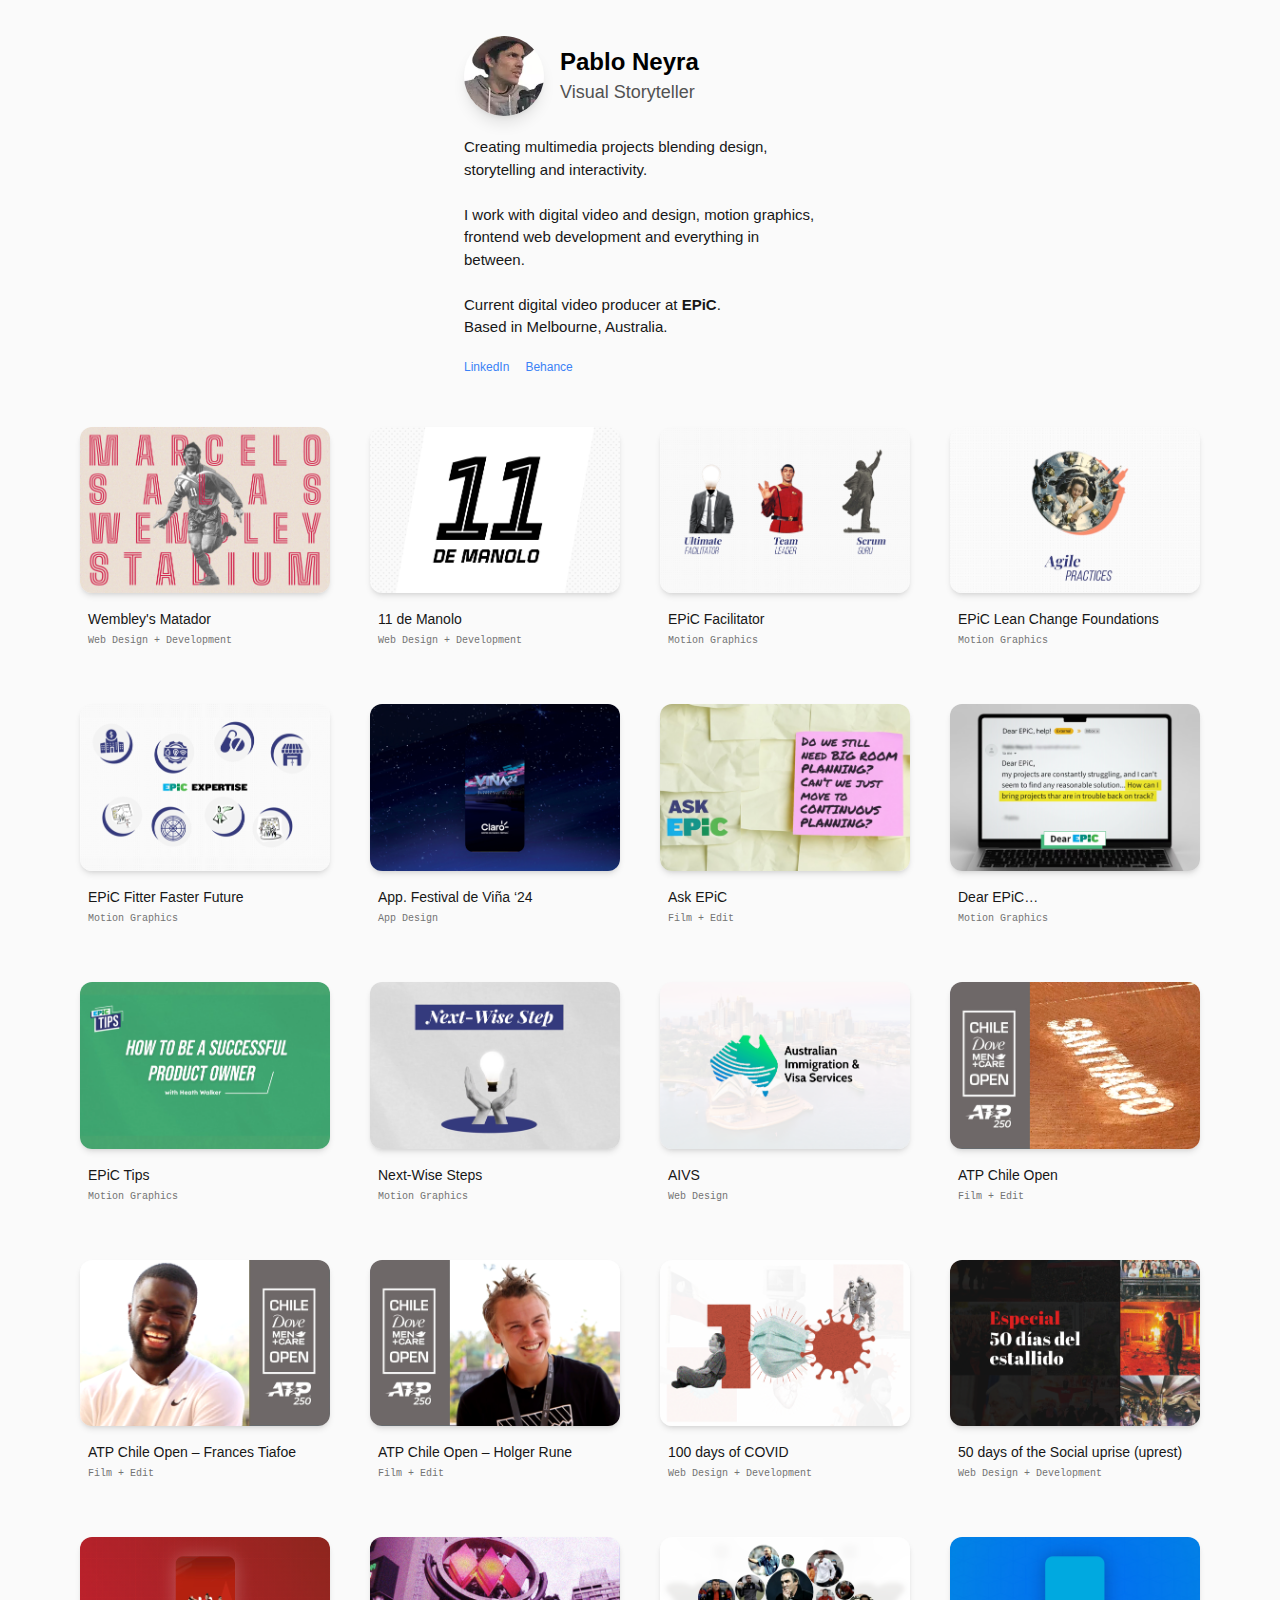
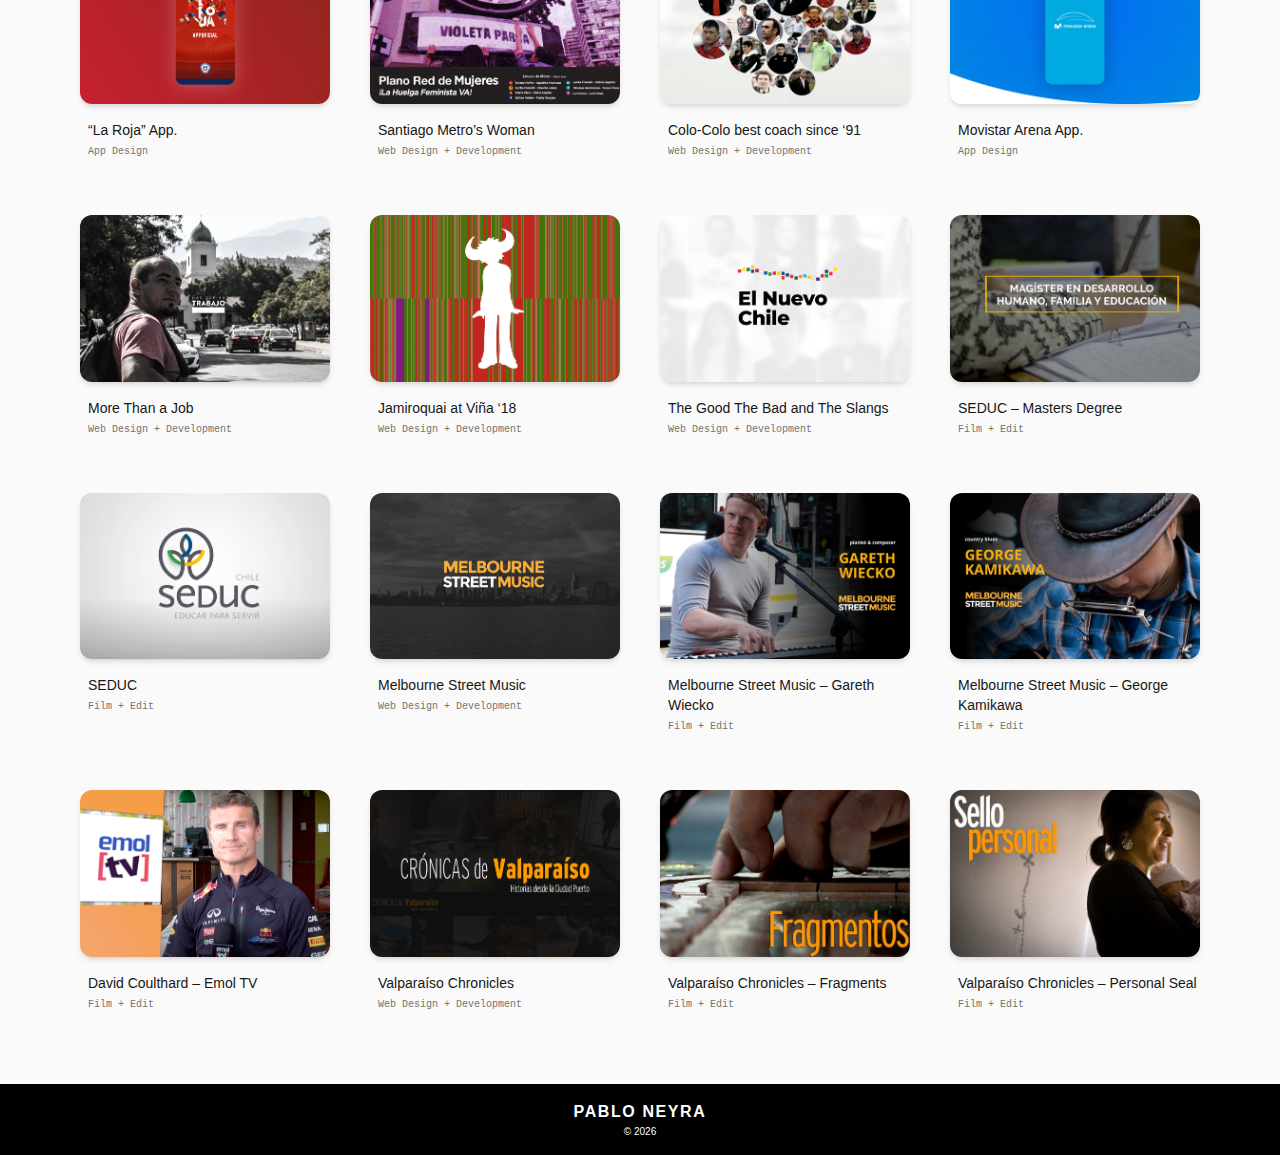
<file: index.html>
<!DOCTYPE html>
<html lang="en">
<head>
  <!-- Google tag (gtag.js) -->
    <script async src="https://www.googletagmanager.com/gtag/js?id=G-M5JWCFSFCF"></script>
    <script>
      window.dataLayer = window.dataLayer || [];
      function gtag() {
        dataLayer.push(arguments);
      }
      gtag("js", new Date());

      gtag("config", "G-M5JWCFSFCF");
    </script>

    <meta charset="UTF-8">
    <meta name="viewport" content="width=device-width, initial-scale=1.0"> 
    <meta name="author" content="Pablo Neyra" />
    <meta name="description" property="og:description" content="Visual Storyteller (Multimedia Producer too...)" />
    <meta property="og:title" content="Pablo Neyra" />
    <meta property="og:image" content="https://pab-ns.github.io/hello/img/meta-img.jpg" />
    <meta property="og:url" content="https://pab-ns.github.io/hello/" />
    <meta name="twitter:card" content="summary" />
    <meta property="og:site_name" content="Pablo Neyra" />
    <link rel="apple-touch-icon" sizes="180x180" href="https://pab-ns.github.io/hello/img/favicon_io/apple-touch-icon.png"/>
    <link rel="icon" type="image/png" sizes="32x32" href="https://pab-ns.github.io/hello/img/favicon_io/favicon-32x32.png"/>
    <link rel="icon" type="image/png" sizes="16x16" href="https://pab-ns.github.io/hello/img/favicon_io/favicon-16x16.png"/>
    <link rel="preconnect" href="https://fonts.googleapis.com">
    <link rel="preconnect" href="https://fonts.gstatic.com" crossorigin>
    <link href="https://fonts.googleapis.com/css2?family=IBM+Plex+Sans&display=swap" rel="stylesheet">
    <link rel="stylesheet" href="style.css">
    <title>Pablo Neyra – Visual Storyteller</title>
</head>
<body class="bg-neutral-50">
  <section class="container max-w-sm mx-auto">
    <div class="mx-auto mt-5">
      <div class="p-4">
          <div class="flex items-center gap-4">
              <img class="w-24 h-24 md:w-20 md:h-20 rounded-full shadow-md md:shadow-lg" src="img/image0.webp" alt="">
              <div class="">
                  <div class="text-2xl font-bold">Pablo Neyra</div>
                  <div class="text-lg text-neutral-600">Visual Storyteller</div>
              </div>
          </div>
          <div class="my-5 text-md text-neutral-900">
              Creating multimedia projects blending design, storytelling and interactivity.
              <br><br>
              I work with digital video and design, motion graphics, frontend web development and everything in between.
              <br><br>
              Current digital video producer at <span class="font-bold"> <a href="https://epicagile.com.au/" target="_blank">EPiC</a></span>.<br>
              Based in Melbourne, Australia.
          </div>       
          <div class="flex space-x-4 my-5 text-xs text-blue-500">
              <p><a href="https://www.linkedin.com/in/pabsneyra/" target="_blank" class="hover:text-blue-800">LinkedIn</a></p>
              <p><a href="https://www.behance.net/pn67" target="_blank" class="hover:text-blue-800">Behance</a></p>
          </div>
      </div>
  </div>
  </section>
  <section class="container max-w-6xl mx-auto">
    <div class="grid grid-cols-1 md:grid-cols-4 gap-10 p-4" id="work-container">
      <!-- script -->
    </div>
  </section>
  <section class="mx-auto mt-10 bg-black text-white text-center py-4 space-y-0">
  <p class="font-bold tracking-widest uppercase">Pablo Neyra</p>
  <p class="text-xxs">© <span id="date"></span></p>
  </section>

  <script>
    window.onload = function () {
      var date = new Date();
      document.getElementById("date").innerHTML = date.getFullYear();
    };
  </script>
<script src="script.js" defer></script>
</body>
</html>
</file>
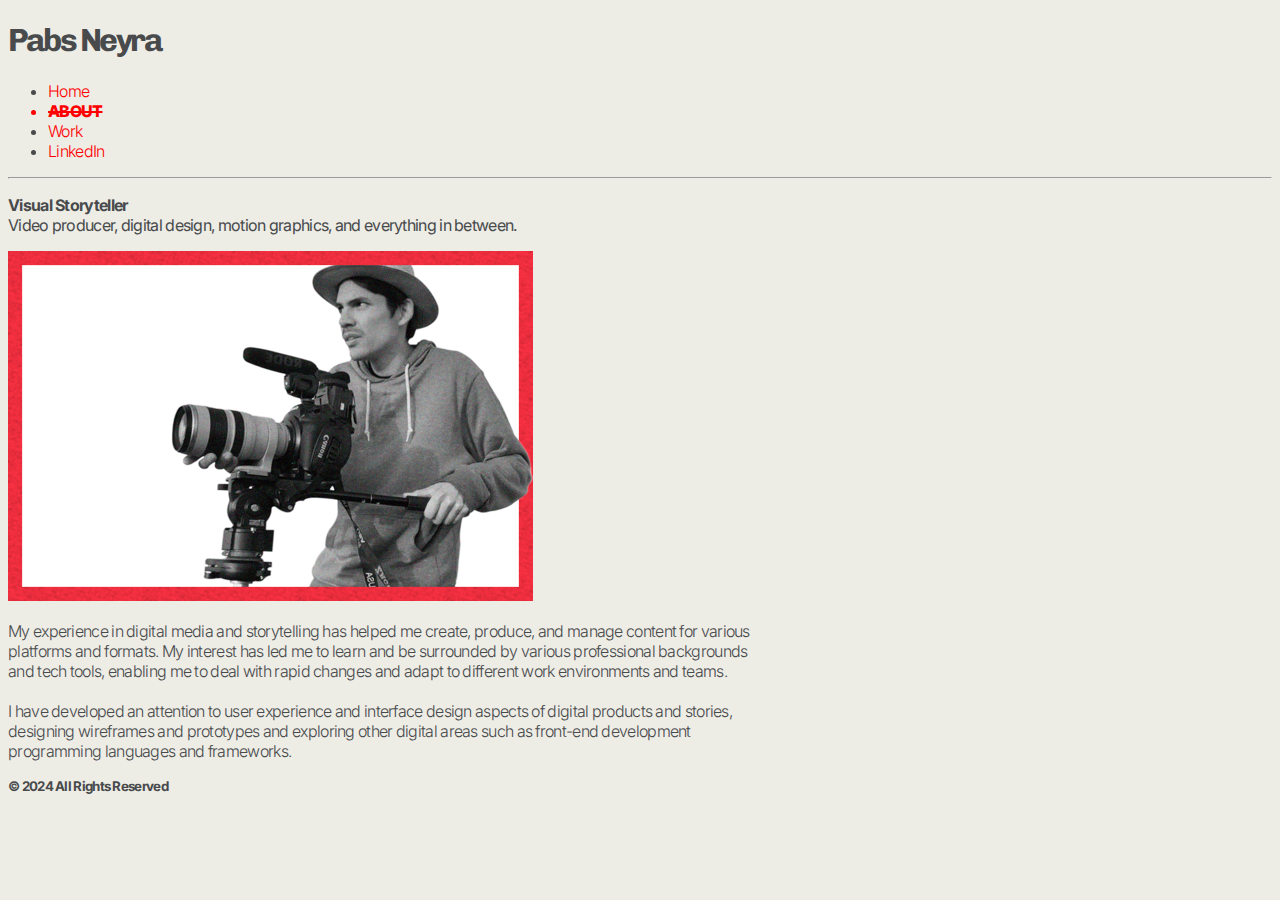
<file: about.html>
<!DOCTYPE html>
<html lang="en">
  <head>
    <meta name="viewport" content="width=device-width, initial-scale=1.0" />
    <meta http-equiv="X-UA-Compatible" content="ie=edge" />

    <link
      rel="icon"
      type="image/x-icon"
      href="https://pab-ns.github.io/pabsneyra/img/favicon.ico"
    />

    <meta
      name="keywords"
      content="storytelling, content, lab, contenido, laboratorio, digital, multimedia, journalism, periodismo, engagement, hub, creative, media, chile, scl, photography, photo, data, data-viz, d3, visual, video, web, story"
    />
    <meta name="author" content="Pablo" />
    <meta name="description" content="Hi, I'm Pabs. Visual storyteller" />
    <meta property="og:title" content="Pabs Neyra" />
    <meta
      property="og:image"
      content="https://pab-ns.github.io/pabsneyra/img/untitled-1.jpg"
    />
    <meta property="og:url" content="https://pab-ns.github.io/pabsneyra/" />
    <meta name="twitter:card" content="summary" />
    <meta property="og:site_name" content="Pabs Neyra" />

    <!-- Bootstrap CSS -->
    <link
      rel="stylesheet"
      href="https://stackpath.bootstrapcdn.com/bootstrap/4.1.1/css/bootstrap.min.css"
      integrity="sha384-WskhaSGFgHYWDcbwN70/dfYBj47jz9qbsMId/iRN3ewGhXQFZCSftd1LZCfmhktB"
      crossorigin="anonymous"
    />

    <!-- Theme CSS -->
    <link rel="stylesheet" href="https://pab-ns.github.io/hello/css/theme.css" />

    <!-- Index Styles -->
    <link rel="stylesheet" href="https://pab-ns.github.io/hello/css/index.css" />

    <title>About — Pabs Neyra</title>
  </head>

  <body>
    <section class="container my-5">
      <h1 class="display-4 title">Pabs Neyra</h1>
    </section>

    <div class="container">
        <nav>
          <ul class="list-inline light small text-uppercase" id="myBtnContainer">
            <li class="list-inline-item filter_btn">
              <span><a class="a-index" href="/">Home</a></span>
            </li>
            <li class="list-inline-item filter_btn current-red">
              <span><a class="a-index" href="https://pab-ns.github.io/hello/about">About</a></span>
            </li>
  
            <li class="list-inline-item filter_btn">
              <span><a class="a-index" href="https://pab-ns.github.io/hello/work">Work</a></span>
            </li>
            <li class="list-inline-item filter_btn">
              <span><a class="a-index" href="https://www.linkedin.com/in/pabsneyra/" target="_blank">LinkedIn</a></span>
            </li>
          </ul>
        </nav>

        <hr>
      </div>

        <div class="content mx-auto">
          
          <p class="mx-5 my-5 text-center regular">
            <span class="lead bold">Visual Storyteller</span>
            <br>
            Video producer, digital design, motion graphics, and everything in between.
          </p>

          <div class="text-center container">
            <img src="/img/i-see-u.jpg" alt="" class="img-fluid" />
          </div>

          <p class="mx-5 my-5 light">
            My experience in digital media and storytelling has helped me create, produce, and manage content for various platforms and formats. My interest has led me to learn and be surrounded by various professional backgrounds and tech tools, enabling me to deal with rapid changes and adapt to different work environments and teams.
<br><br>
            I have developed an attention to user experience and interface design aspects of digital products and stories, designing wireframes and prototypes and exploring other digital areas such as front-end development programming languages and frameworks.
          </p>
        </div>
      </div>
    </main>

    <!-- Footer -->
    <footer>
      <div class="container text-center my-5">
        <small class="bold"
          >© <span id="year">2024</span> All Rights Reserved</small
        >
      </div>
    </footer>

    <!--  -->

    <!-- JQuery 3.3.1 -->
    <script
      src="https://code.jquery.com/jquery-3.3.1.min.js"
      integrity="sha256-FgpCb/KJQlLNfOu91ta32o/NMZxltwRo8QtmkMRdAu8="
      crossorigin="anonymous"
    ></script>

    <!-- Bootstrap 4.1.1 -->
    <script
      src="https://stackpath.bootstrapcdn.com/bootstrap/4.1.1/js/bootstrap.min.js"
      integrity="sha384-smHYKdLADwkXOn1EmN1qk/HfnUcbVRZyYmZ4qpPea6sjB/pTJ0euyQp0Mk8ck+5T"
      crossorigin="anonymous"
    ></script>
    <script>
      $(function () {
        $('[data-toggle="tooltip"]').tooltip();
      });
    </script>
  </body>
</html>
</file>
<file: style.css>
*, ::before, ::after {
  --tw-border-spacing-x: 0;
  --tw-border-spacing-y: 0;
  --tw-translate-x: 0;
  --tw-translate-y: 0;
  --tw-rotate: 0;
  --tw-skew-x: 0;
  --tw-skew-y: 0;
  --tw-scale-x: 1;
  --tw-scale-y: 1;
  --tw-pan-x:  ;
  --tw-pan-y:  ;
  --tw-pinch-zoom:  ;
  --tw-scroll-snap-strictness: proximity;
  --tw-gradient-from-position:  ;
  --tw-gradient-via-position:  ;
  --tw-gradient-to-position:  ;
  --tw-ordinal:  ;
  --tw-slashed-zero:  ;
  --tw-numeric-figure:  ;
  --tw-numeric-spacing:  ;
  --tw-numeric-fraction:  ;
  --tw-ring-inset:  ;
  --tw-ring-offset-width: 0px;
  --tw-ring-offset-color: #fff;
  --tw-ring-color: rgb(59 130 246 / 0.5);
  --tw-ring-offset-shadow: 0 0 #0000;
  --tw-ring-shadow: 0 0 #0000;
  --tw-shadow: 0 0 #0000;
  --tw-shadow-colored: 0 0 #0000;
  --tw-blur:  ;
  --tw-brightness:  ;
  --tw-contrast:  ;
  --tw-grayscale:  ;
  --tw-hue-rotate:  ;
  --tw-invert:  ;
  --tw-saturate:  ;
  --tw-sepia:  ;
  --tw-drop-shadow:  ;
  --tw-backdrop-blur:  ;
  --tw-backdrop-brightness:  ;
  --tw-backdrop-contrast:  ;
  --tw-backdrop-grayscale:  ;
  --tw-backdrop-hue-rotate:  ;
  --tw-backdrop-invert:  ;
  --tw-backdrop-opacity:  ;
  --tw-backdrop-saturate:  ;
  --tw-backdrop-sepia:  ;
  --tw-contain-size:  ;
  --tw-contain-layout:  ;
  --tw-contain-paint:  ;
  --tw-contain-style:  ;
}

::backdrop {
  --tw-border-spacing-x: 0;
  --tw-border-spacing-y: 0;
  --tw-translate-x: 0;
  --tw-translate-y: 0;
  --tw-rotate: 0;
  --tw-skew-x: 0;
  --tw-skew-y: 0;
  --tw-scale-x: 1;
  --tw-scale-y: 1;
  --tw-pan-x:  ;
  --tw-pan-y:  ;
  --tw-pinch-zoom:  ;
  --tw-scroll-snap-strictness: proximity;
  --tw-gradient-from-position:  ;
  --tw-gradient-via-position:  ;
  --tw-gradient-to-position:  ;
  --tw-ordinal:  ;
  --tw-slashed-zero:  ;
  --tw-numeric-figure:  ;
  --tw-numeric-spacing:  ;
  --tw-numeric-fraction:  ;
  --tw-ring-inset:  ;
  --tw-ring-offset-width: 0px;
  --tw-ring-offset-color: #fff;
  --tw-ring-color: rgb(59 130 246 / 0.5);
  --tw-ring-offset-shadow: 0 0 #0000;
  --tw-ring-shadow: 0 0 #0000;
  --tw-shadow: 0 0 #0000;
  --tw-shadow-colored: 0 0 #0000;
  --tw-blur:  ;
  --tw-brightness:  ;
  --tw-contrast:  ;
  --tw-grayscale:  ;
  --tw-hue-rotate:  ;
  --tw-invert:  ;
  --tw-saturate:  ;
  --tw-sepia:  ;
  --tw-drop-shadow:  ;
  --tw-backdrop-blur:  ;
  --tw-backdrop-brightness:  ;
  --tw-backdrop-contrast:  ;
  --tw-backdrop-grayscale:  ;
  --tw-backdrop-hue-rotate:  ;
  --tw-backdrop-invert:  ;
  --tw-backdrop-opacity:  ;
  --tw-backdrop-saturate:  ;
  --tw-backdrop-sepia:  ;
  --tw-contain-size:  ;
  --tw-contain-layout:  ;
  --tw-contain-paint:  ;
  --tw-contain-style:  ;
}

/*
! tailwindcss v3.4.16 | MIT License | https://tailwindcss.com
*/

/*
1. Prevent padding and border from affecting element width. (https://github.com/mozdevs/cssremedy/issues/4)
2. Allow adding a border to an element by just adding a border-width. (https://github.com/tailwindcss/tailwindcss/pull/116)
*/

*,
::before,
::after {
  box-sizing: border-box;
  /* 1 */
  border-width: 0;
  /* 2 */
  border-style: solid;
  /* 2 */
  border-color: #e5e7eb;
  /* 2 */
}

::before,
::after {
  --tw-content: '';
}

/*
1. Use a consistent sensible line-height in all browsers.
2. Prevent adjustments of font size after orientation changes in iOS.
3. Use a more readable tab size.
4. Use the user's configured `sans` font-family by default.
5. Use the user's configured `sans` font-feature-settings by default.
6. Use the user's configured `sans` font-variation-settings by default.
7. Disable tap highlights on iOS
*/

html,
:host {
  line-height: 1.5;
  /* 1 */
  -webkit-text-size-adjust: 100%;
  /* 2 */
  -moz-tab-size: 4;
  /* 3 */
  -o-tab-size: 4;
     tab-size: 4;
  /* 3 */
  font-family: sans-serif;
  /* 4 */
  font-feature-settings: normal;
  /* 5 */
  font-variation-settings: normal;
  /* 6 */
  -webkit-tap-highlight-color: transparent;
  /* 7 */
}

/*
1. Remove the margin in all browsers.
2. Inherit line-height from `html` so users can set them as a class directly on the `html` element.
*/

body {
  margin: 0;
  /* 1 */
  line-height: inherit;
  /* 2 */
}

/*
1. Add the correct height in Firefox.
2. Correct the inheritance of border color in Firefox. (https://bugzilla.mozilla.org/show_bug.cgi?id=190655)
3. Ensure horizontal rules are visible by default.
*/

hr {
  height: 0;
  /* 1 */
  color: inherit;
  /* 2 */
  border-top-width: 1px;
  /* 3 */
}

/*
Add the correct text decoration in Chrome, Edge, and Safari.
*/

abbr:where([title]) {
  -webkit-text-decoration: underline dotted;
          text-decoration: underline dotted;
}

/*
Remove the default font size and weight for headings.
*/

h1,
h2,
h3,
h4,
h5,
h6 {
  font-size: inherit;
  font-weight: inherit;
}

/*
Reset links to optimize for opt-in styling instead of opt-out.
*/

a {
  color: inherit;
  text-decoration: inherit;
}

/*
Add the correct font weight in Edge and Safari.
*/

b,
strong {
  font-weight: bolder;
}

/*
1. Use the user's configured `mono` font-family by default.
2. Use the user's configured `mono` font-feature-settings by default.
3. Use the user's configured `mono` font-variation-settings by default.
4. Correct the odd `em` font sizing in all browsers.
*/

code,
kbd,
samp,
pre {
  font-family: ui-monospace, SFMono-Regular, Menlo, Monaco, Consolas, "Liberation Mono", "Courier New", monospace;
  /* 1 */
  font-feature-settings: normal;
  /* 2 */
  font-variation-settings: normal;
  /* 3 */
  font-size: 1em;
  /* 4 */
}

/*
Add the correct font size in all browsers.
*/

small {
  font-size: 80%;
}

/*
Prevent `sub` and `sup` elements from affecting the line height in all browsers.
*/

sub,
sup {
  font-size: 75%;
  line-height: 0;
  position: relative;
  vertical-align: baseline;
}

sub {
  bottom: -0.25em;
}

sup {
  top: -0.5em;
}

/*
1. Remove text indentation from table contents in Chrome and Safari. (https://bugs.chromium.org/p/chromium/issues/detail?id=999088, https://bugs.webkit.org/show_bug.cgi?id=201297)
2. Correct table border color inheritance in all Chrome and Safari. (https://bugs.chromium.org/p/chromium/issues/detail?id=935729, https://bugs.webkit.org/show_bug.cgi?id=195016)
3. Remove gaps between table borders by default.
*/

table {
  text-indent: 0;
  /* 1 */
  border-color: inherit;
  /* 2 */
  border-collapse: collapse;
  /* 3 */
}

/*
1. Change the font styles in all browsers.
2. Remove the margin in Firefox and Safari.
3. Remove default padding in all browsers.
*/

button,
input,
optgroup,
select,
textarea {
  font-family: inherit;
  /* 1 */
  font-feature-settings: inherit;
  /* 1 */
  font-variation-settings: inherit;
  /* 1 */
  font-size: 100%;
  /* 1 */
  font-weight: inherit;
  /* 1 */
  line-height: inherit;
  /* 1 */
  letter-spacing: inherit;
  /* 1 */
  color: inherit;
  /* 1 */
  margin: 0;
  /* 2 */
  padding: 0;
  /* 3 */
}

/*
Remove the inheritance of text transform in Edge and Firefox.
*/

button,
select {
  text-transform: none;
}

/*
1. Correct the inability to style clickable types in iOS and Safari.
2. Remove default button styles.
*/

button,
input:where([type='button']),
input:where([type='reset']),
input:where([type='submit']) {
  -webkit-appearance: button;
  /* 1 */
  background-color: transparent;
  /* 2 */
  background-image: none;
  /* 2 */
}

/*
Use the modern Firefox focus style for all focusable elements.
*/

:-moz-focusring {
  outline: auto;
}

/*
Remove the additional `:invalid` styles in Firefox. (https://github.com/mozilla/gecko-dev/blob/2f9eacd9d3d995c937b4251a5557d95d494c9be1/layout/style/res/forms.css#L728-L737)
*/

:-moz-ui-invalid {
  box-shadow: none;
}

/*
Add the correct vertical alignment in Chrome and Firefox.
*/

progress {
  vertical-align: baseline;
}

/*
Correct the cursor style of increment and decrement buttons in Safari.
*/

::-webkit-inner-spin-button,
::-webkit-outer-spin-button {
  height: auto;
}

/*
1. Correct the odd appearance in Chrome and Safari.
2. Correct the outline style in Safari.
*/

[type='search'] {
  -webkit-appearance: textfield;
  /* 1 */
  outline-offset: -2px;
  /* 2 */
}

/*
Remove the inner padding in Chrome and Safari on macOS.
*/

::-webkit-search-decoration {
  -webkit-appearance: none;
}

/*
1. Correct the inability to style clickable types in iOS and Safari.
2. Change font properties to `inherit` in Safari.
*/

::-webkit-file-upload-button {
  -webkit-appearance: button;
  /* 1 */
  font: inherit;
  /* 2 */
}

/*
Add the correct display in Chrome and Safari.
*/

summary {
  display: list-item;
}

/*
Removes the default spacing and border for appropriate elements.
*/

blockquote,
dl,
dd,
h1,
h2,
h3,
h4,
h5,
h6,
hr,
figure,
p,
pre {
  margin: 0;
}

fieldset {
  margin: 0;
  padding: 0;
}

legend {
  padding: 0;
}

ol,
ul,
menu {
  list-style: none;
  margin: 0;
  padding: 0;
}

/*
Reset default styling for dialogs.
*/

dialog {
  padding: 0;
}

/*
Prevent resizing textareas horizontally by default.
*/

textarea {
  resize: vertical;
}

/*
1. Reset the default placeholder opacity in Firefox. (https://github.com/tailwindlabs/tailwindcss/issues/3300)
2. Set the default placeholder color to the user's configured gray 400 color.
*/

input::-moz-placeholder, textarea::-moz-placeholder {
  opacity: 1;
  /* 1 */
  color: #9ca3af;
  /* 2 */
}

input::placeholder,
textarea::placeholder {
  opacity: 1;
  /* 1 */
  color: #9ca3af;
  /* 2 */
}

/*
Set the default cursor for buttons.
*/

button,
[role="button"] {
  cursor: pointer;
}

/*
Make sure disabled buttons don't get the pointer cursor.
*/

:disabled {
  cursor: default;
}

/*
1. Make replaced elements `display: block` by default. (https://github.com/mozdevs/cssremedy/issues/14)
2. Add `vertical-align: middle` to align replaced elements more sensibly by default. (https://github.com/jensimmons/cssremedy/issues/14#issuecomment-634934210)
   This can trigger a poorly considered lint error in some tools but is included by design.
*/

img,
svg,
video,
canvas,
audio,
iframe,
embed,
object {
  display: block;
  /* 1 */
  vertical-align: middle;
  /* 2 */
}

/*
Constrain images and videos to the parent width and preserve their intrinsic aspect ratio. (https://github.com/mozdevs/cssremedy/issues/14)
*/

img,
video {
  max-width: 100%;
  height: auto;
}

/* Make elements with the HTML hidden attribute stay hidden by default */

[hidden]:where(:not([hidden="until-found"])) {
  display: none;
}

.container {
  width: 100%;
}

@media (min-width: 480px) {
  .container {
    max-width: 480px;
  }
}

@media (min-width: 768px) {
  .container {
    max-width: 768px;
  }
}

@media (min-width: 1020px) {
  .container {
    max-width: 1020px;
  }
}

@media (min-width: 1440px) {
  .container {
    max-width: 1440px;
  }
}

.mx-auto {
  margin-left: auto;
  margin-right: auto;
}

.my-10 {
  margin-top: 2.5rem;
  margin-bottom: 2.5rem;
}

.my-20 {
  margin-top: 5rem;
  margin-bottom: 5rem;
}

.my-5 {
  margin-top: 1.25rem;
  margin-bottom: 1.25rem;
}

.ml-2 {
  margin-left: 0.5rem;
}

.mr-2 {
  margin-right: 0.5rem;
}

.mt-10 {
  margin-top: 2.5rem;
}

.mt-5 {
  margin-top: 1.25rem;
}

.flex {
  display: flex;
}

.inline-flex {
  display: inline-flex;
}

.grid {
  display: grid;
}

.h-1\/2 {
  height: 50%;
}

.h-10 {
  height: 2.5rem;
}

.h-24 {
  height: 6rem;
}

.h-4 {
  height: 1rem;
}

.h-96 {
  height: 24rem;
}

.h-full {
  height: 100%;
}

.min-h-screen {
  min-height: 100vh;
}

.w-1\/3 {
  width: 33.333333%;
}

.w-10 {
  width: 2.5rem;
}

.w-24 {
  width: 6rem;
}

.w-4 {
  width: 1rem;
}

.w-72 {
  width: 18rem;
}

.w-auto {
  width: auto;
}

.w-full {
  width: 100%;
}

.max-w-4xl {
  max-width: 56rem;
}

.max-w-6xl {
  max-width: 72rem;
}

.max-w-7xl {
  max-width: 80rem;
}

.max-w-sm {
  max-width: 24rem;
}

.columns-2 {
  -moz-columns: 2;
       columns: 2;
}

.grid-cols-1 {
  grid-template-columns: repeat(1, minmax(0, 1fr));
}

.grid-cols-2 {
  grid-template-columns: repeat(2, minmax(0, 1fr));
}

.flex-row {
  flex-direction: row;
}

.flex-col {
  flex-direction: column;
}

.items-center {
  align-items: center;
}

.justify-center {
  justify-content: center;
}

.justify-between {
  justify-content: space-between;
}

.gap-10 {
  gap: 2.5rem;
}

.gap-12 {
  gap: 3rem;
}

.gap-4 {
  gap: 1rem;
}

.gap-x-2 {
  -moz-column-gap: 0.5rem;
       column-gap: 0.5rem;
}

.space-x-10 > :not([hidden]) ~ :not([hidden]) {
  --tw-space-x-reverse: 0;
  margin-right: calc(2.5rem * var(--tw-space-x-reverse));
  margin-left: calc(2.5rem * calc(1 - var(--tw-space-x-reverse)));
}

.space-x-4 > :not([hidden]) ~ :not([hidden]) {
  --tw-space-x-reverse: 0;
  margin-right: calc(1rem * var(--tw-space-x-reverse));
  margin-left: calc(1rem * calc(1 - var(--tw-space-x-reverse)));
}

.space-y-0 > :not([hidden]) ~ :not([hidden]) {
  --tw-space-y-reverse: 0;
  margin-top: calc(0px * calc(1 - var(--tw-space-y-reverse)));
  margin-bottom: calc(0px * var(--tw-space-y-reverse));
}

.space-y-1 > :not([hidden]) ~ :not([hidden]) {
  --tw-space-y-reverse: 0;
  margin-top: calc(0.25rem * calc(1 - var(--tw-space-y-reverse)));
  margin-bottom: calc(0.25rem * var(--tw-space-y-reverse));
}

.space-y-5 > :not([hidden]) ~ :not([hidden]) {
  --tw-space-y-reverse: 0;
  margin-top: calc(1.25rem * calc(1 - var(--tw-space-y-reverse)));
  margin-bottom: calc(1.25rem * var(--tw-space-y-reverse));
}

.rounded-full {
  border-radius: 9999px;
}

.rounded-lg {
  border-radius: 0.5rem;
}

.rounded-xl {
  border-radius: 0.75rem;
}

.border {
  border-width: 1px;
}

.border-neutral-400 {
  --tw-border-opacity: 1;
  border-color: rgb(163 163 163 / var(--tw-border-opacity, 1));
}

.border-b-black {
  --tw-border-opacity: 1;
  border-bottom-color: rgb(0 0 0 / var(--tw-border-opacity, 1));
}

.bg-black {
  --tw-bg-opacity: 1;
  background-color: rgb(0 0 0 / var(--tw-bg-opacity, 1));
}

.bg-blue-500 {
  --tw-bg-opacity: 1;
  background-color: rgb(59 130 246 / var(--tw-bg-opacity, 1));
}

.bg-blue-600 {
  --tw-bg-opacity: 1;
  background-color: rgb(37 99 235 / var(--tw-bg-opacity, 1));
}

.bg-emerald-950 {
  --tw-bg-opacity: 1;
  background-color: rgb(2 44 34 / var(--tw-bg-opacity, 1));
}

.bg-gray-200 {
  --tw-bg-opacity: 1;
  background-color: rgb(229 231 235 / var(--tw-bg-opacity, 1));
}

.bg-neutral-100 {
  --tw-bg-opacity: 1;
  background-color: rgb(245 245 245 / var(--tw-bg-opacity, 1));
}

.bg-neutral-50 {
  --tw-bg-opacity: 1;
  background-color: rgb(250 250 250 / var(--tw-bg-opacity, 1));
}

.bg-slate-100 {
  --tw-bg-opacity: 1;
  background-color: rgb(241 245 249 / var(--tw-bg-opacity, 1));
}

.bg-slate-600 {
  --tw-bg-opacity: 1;
  background-color: rgb(71 85 105 / var(--tw-bg-opacity, 1));
}

.bg-white {
  --tw-bg-opacity: 1;
  background-color: rgb(255 255 255 / var(--tw-bg-opacity, 1));
}

.bg-zinc-100 {
  --tw-bg-opacity: 1;
  background-color: rgb(244 244 245 / var(--tw-bg-opacity, 1));
}

.bg-zinc-50 {
  --tw-bg-opacity: 1;
  background-color: rgb(250 250 250 / var(--tw-bg-opacity, 1));
}

.fill-current {
  fill: currentColor;
}

.p-3 {
  padding: 0.75rem;
}

.p-4 {
  padding: 1rem;
}

.px-0 {
  padding-left: 0px;
  padding-right: 0px;
}

.px-10 {
  padding-left: 2.5rem;
  padding-right: 2.5rem;
}

.px-4 {
  padding-left: 1rem;
  padding-right: 1rem;
}

.px-5 {
  padding-left: 1.25rem;
  padding-right: 1.25rem;
}

.py-2 {
  padding-top: 0.5rem;
  padding-bottom: 0.5rem;
}

.py-4 {
  padding-top: 1rem;
  padding-bottom: 1rem;
}

.py-6 {
  padding-top: 1.5rem;
  padding-bottom: 1.5rem;
}

.py-8 {
  padding-top: 2rem;
  padding-bottom: 2rem;
}

.text-center {
  text-align: center;
}

.font-mono {
  font-family: ui-monospace, SFMono-Regular, Menlo, Monaco, Consolas, "Liberation Mono", "Courier New", monospace;
}

.text-2xl {
  font-size: 1.5rem;
  line-height: 2rem;
}

.text-7xl {
  font-size: 4.5rem;
  line-height: 1;
}

.text-base {
  font-size: 1rem;
  line-height: 1.5rem;
}

.text-lg {
  font-size: 1.125rem;
  line-height: 1.75rem;
}

.text-md {
  font-size: 0.938rem;
}

.text-sm {
  font-size: 0.875rem;
  line-height: 1.25rem;
}

.text-xs {
  font-size: 0.75rem;
  line-height: 1rem;
}

.text-xxs {
  font-size: 0.625rem;
}

.font-bold {
  font-weight: 700;
}

.font-light {
  font-weight: 300;
}

.font-medium {
  font-weight: 500;
}

.uppercase {
  text-transform: uppercase;
}

.tracking-wider {
  letter-spacing: 0.05em;
}

.tracking-widest {
  letter-spacing: 0.1em;
}

.text-blue-500 {
  --tw-text-opacity: 1;
  color: rgb(59 130 246 / var(--tw-text-opacity, 1));
}

.text-gray-500 {
  --tw-text-opacity: 1;
  color: rgb(107 114 128 / var(--tw-text-opacity, 1));
}

.text-gray-600 {
  --tw-text-opacity: 1;
  color: rgb(75 85 99 / var(--tw-text-opacity, 1));
}

.text-neutral-300 {
  --tw-text-opacity: 1;
  color: rgb(212 212 212 / var(--tw-text-opacity, 1));
}

.text-neutral-400 {
  --tw-text-opacity: 1;
  color: rgb(163 163 163 / var(--tw-text-opacity, 1));
}

.text-neutral-500 {
  --tw-text-opacity: 1;
  color: rgb(115 115 115 / var(--tw-text-opacity, 1));
}

.text-neutral-600 {
  --tw-text-opacity: 1;
  color: rgb(82 82 82 / var(--tw-text-opacity, 1));
}

.text-neutral-700 {
  --tw-text-opacity: 1;
  color: rgb(64 64 64 / var(--tw-text-opacity, 1));
}

.text-neutral-800 {
  --tw-text-opacity: 1;
  color: rgb(38 38 38 / var(--tw-text-opacity, 1));
}

.text-neutral-900 {
  --tw-text-opacity: 1;
  color: rgb(23 23 23 / var(--tw-text-opacity, 1));
}

.text-white {
  --tw-text-opacity: 1;
  color: rgb(255 255 255 / var(--tw-text-opacity, 1));
}

.shadow-md {
  --tw-shadow: 0 4px 6px -1px rgb(0 0 0 / 0.1), 0 2px 4px -2px rgb(0 0 0 / 0.1);
  --tw-shadow-colored: 0 4px 6px -1px var(--tw-shadow-color), 0 2px 4px -2px var(--tw-shadow-color);
  box-shadow: var(--tw-ring-offset-shadow, 0 0 #0000), var(--tw-ring-shadow, 0 0 #0000), var(--tw-shadow);
}

.duration-300 {
  transition-duration: 300ms;
}

@theme{
}

::-moz-selection{
  background: black;
  color:white
}

::selection{
  background: black;
  color:white
}

.hover\:border-\[0\.1rem\]:hover {
  border-width: 0.1rem;
}

.hover\:bg-blue-700:hover {
  --tw-bg-opacity: 1;
  background-color: rgb(29 78 216 / var(--tw-bg-opacity, 1));
}

.hover\:bg-neutral-50:hover {
  --tw-bg-opacity: 1;
  background-color: rgb(250 250 250 / var(--tw-bg-opacity, 1));
}

.hover\:text-blue-800:hover {
  --tw-text-opacity: 1;
  color: rgb(30 64 175 / var(--tw-text-opacity, 1));
}

@media (min-width: 768px) {
  .md\:flex {
    display: flex;
  }

  .md\:h-14 {
    height: 3.5rem;
  }

  .md\:h-20 {
    height: 5rem;
  }

  .md\:w-1\/3 {
    width: 33.333333%;
  }

  .md\:w-14 {
    width: 3.5rem;
  }

  .md\:w-20 {
    width: 5rem;
  }

  .md\:grid-cols-3 {
    grid-template-columns: repeat(3, minmax(0, 1fr));
  }

  .md\:grid-cols-4 {
    grid-template-columns: repeat(4, minmax(0, 1fr));
  }

  .md\:flex-row {
    flex-direction: row;
  }

  .md\:px-4 {
    padding-left: 1rem;
    padding-right: 1rem;
  }

  .md\:text-base {
    font-size: 1rem;
    line-height: 1.5rem;
  }

  .md\:text-xl {
    font-size: 1.25rem;
    line-height: 1.75rem;
  }

  .md\:shadow-lg {
    --tw-shadow: 0 10px 15px -3px rgb(0 0 0 / 0.1), 0 4px 6px -4px rgb(0 0 0 / 0.1);
    --tw-shadow-colored: 0 10px 15px -3px var(--tw-shadow-color), 0 4px 6px -4px var(--tw-shadow-color);
    box-shadow: var(--tw-ring-offset-shadow, 0 0 #0000), var(--tw-ring-shadow, 0 0 #0000), var(--tw-shadow);
  }
}

@media (min-width: 1020px) {
  .lg\:grid-cols-4 {
    grid-template-columns: repeat(4, minmax(0, 1fr));
  }
}

@media (min-width: 1440px) {
  .xl\:grid-cols-5 {
    grid-template-columns: repeat(5, minmax(0, 1fr));
  }
}

@media (prefers-color-scheme: dark) {
  .dark\:text-gray-400 {
    --tw-text-opacity: 1;
    color: rgb(156 163 175 / var(--tw-text-opacity, 1));
  }

  .dark\:text-white {
    --tw-text-opacity: 1;
    color: rgb(255 255 255 / var(--tw-text-opacity, 1));
  }
}
</file>
